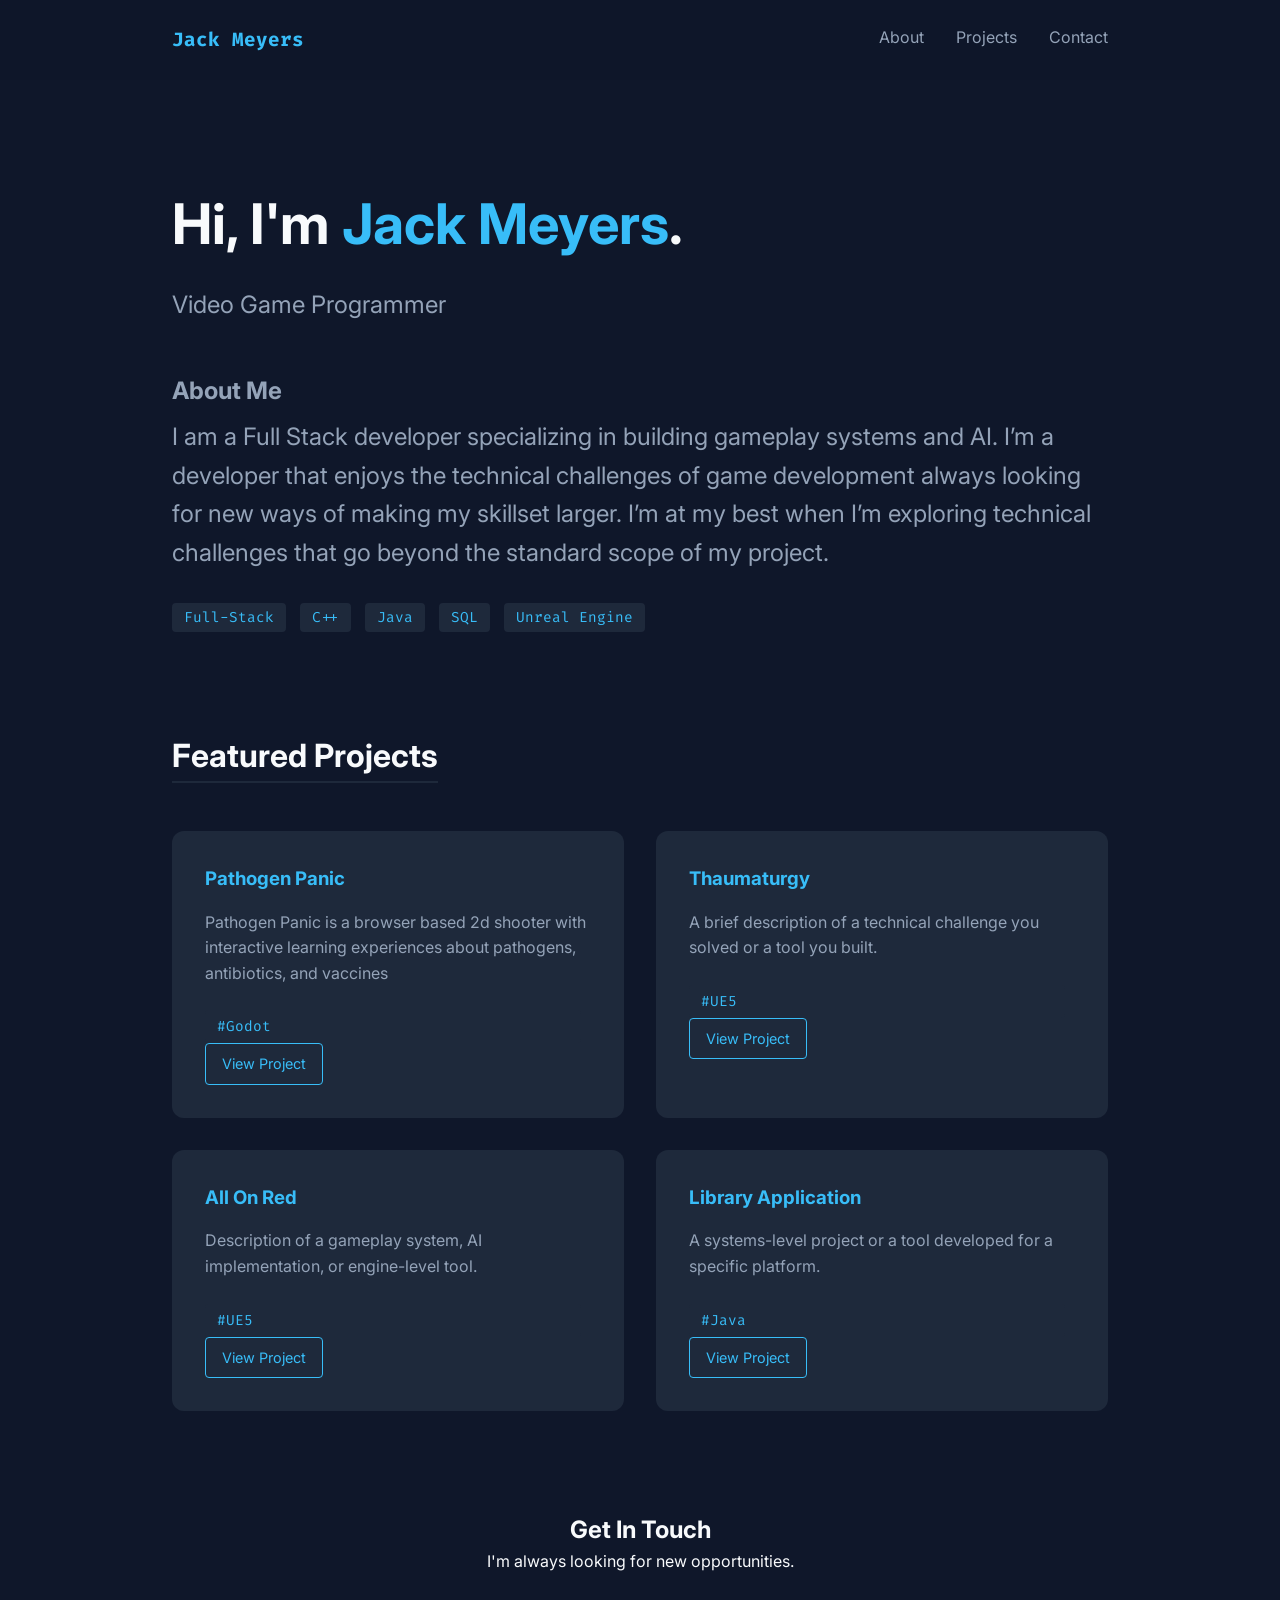
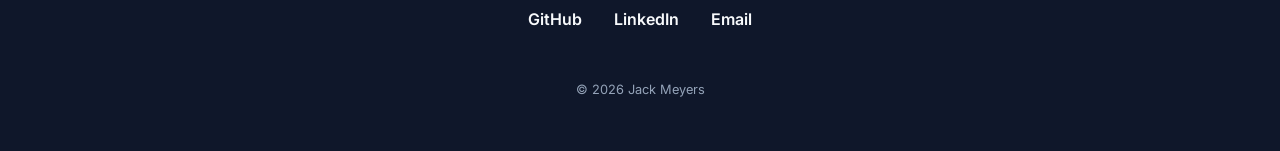
<file: index.html>
<!DOCTYPE html>
<html lang="en">

<head>
    <meta charset="UTF-8">
    <meta name="viewport" content="width=device-width, initial-scale=1.0">
    <title>Portfolio | Jack Meyers</title>
    <link rel="stylesheet" href="style.css">
    <link href="https://fonts.googleapis.com/css2?family=Inter:wght@300;400;600&family=Fira+Code:wght@400&display=swap"
        rel="stylesheet">
</head>

<body>

    <nav>
        <div class="container">

            <div class="logo">Jack Meyers</div>
            <ul class="nav-links">
                <li><a href="#about">About</a></li>
                <li><a href="#projects">Projects</a></li>
                <li><a href="#contact">Contact</a></li>
            </ul>
        </div>
    </nav>

    <header class="hero">
        <div class="container">
            <h1 id="about">Hi, I'm <span class="highlight">Jack Meyers</span>.</h1>
            <p class="subtitle"> Video Game Programmer</p>
            <h2  class="aboutMe">About Me</h2>
            <p class="subtitle"> I am a Full Stack developer specializing in building gameplay
systems and AI. I’m a developer that enjoys the technical challenges of game development always
looking for new ways of making my skillset larger. I’m at my
best when I’m exploring technical challenges that go beyond
the standard scope of my project.</p>
            <div class="hero-tags">
                <span>Full-Stack</span>
                <span>C++</span>
                <span>Java</span>
                <span>SQL</span>
                <span>Unreal Engine</span>


            </div>
        </div>
    </header>

    <section id="projects" class="container">
        <h2 class="section-title">Featured Projects</h2>
        <div class="project-grid">
            <div class="project-card">
                <div class="project-info">
                    <h3>Pathogen Panic</h3>
                    <p>Pathogen Panic is a browser based 2d shooter with interactive learning experiences about pathogens, antibiotics, and vaccines<p>
                    <div class="tags">#Godot</div>
                    <a href="Project-Pathogen-Survivors.html" class="btn-small">View Project</a>
                </div>
            </div>
            <div class="project-card">
                <div class="project-info">
                    <h3>Thaumaturgy</h3>
                    <p>A brief description of a technical challenge you solved or a tool you built.</p>
                    <div class="tags">#UE5</div>
                    <a href="underConstruction.html" class="btn-small">View Project</a>
                </div>
            </div>
            <div class="project-card">
                <div class="project-info">
                    <h3>All On Red</h3>
                    <p>Description of a gameplay system, AI implementation, or engine-level tool.</p>
                    <div class="tags">#UE5</div>
                    <a href="underConstruction.html" class="btn-small">View Project</a>
                </div>
            </div>
            <div class="project-card">
                <div class="project-info">
                    <h3>Library Application</h3>
                    <p>A systems-level project or a tool developed for a specific platform.</p>
                    <div class="tags">#Java</div>
                    <a href="underConstruction.html" class="btn-small">View Project</a>
                </div>
            </div>
        </div>
    </section>

    <footer id="contact">
        <div class="container">
            <h2>Get In Touch</h2>
            <p>I'm always looking for new opportunities.</p>
            <div class="social-links">
                <a href="https://github.com/JackMeyers04">GitHub</a>
                <a href="https://www.linkedin.com/in/jack-meyers04/">LinkedIn</a>
                <a href="mailto:jmeyers6706@gmail.com">Email</a>
            </div>
            <p class="copyright">&copy; 2026 Jack Meyers</p>
        </div>
    </footer>

</body>

</html>
</file>
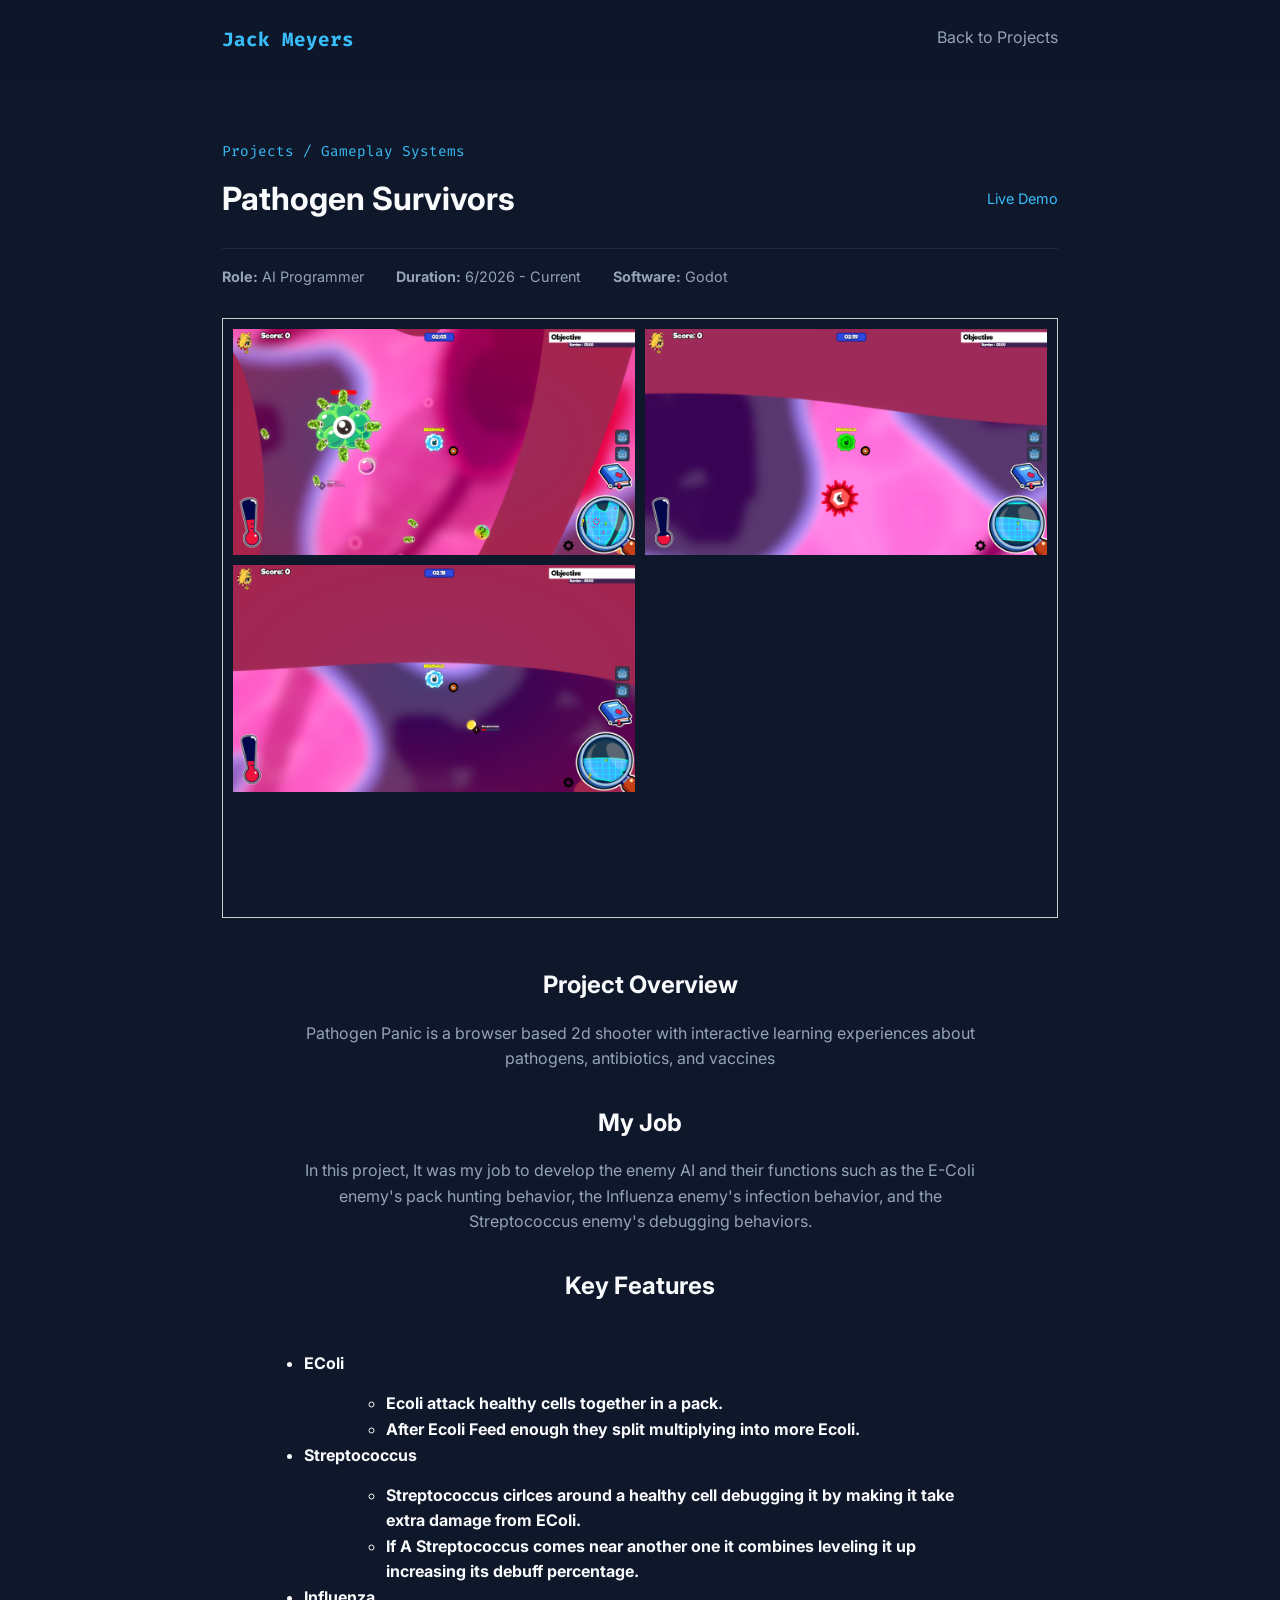
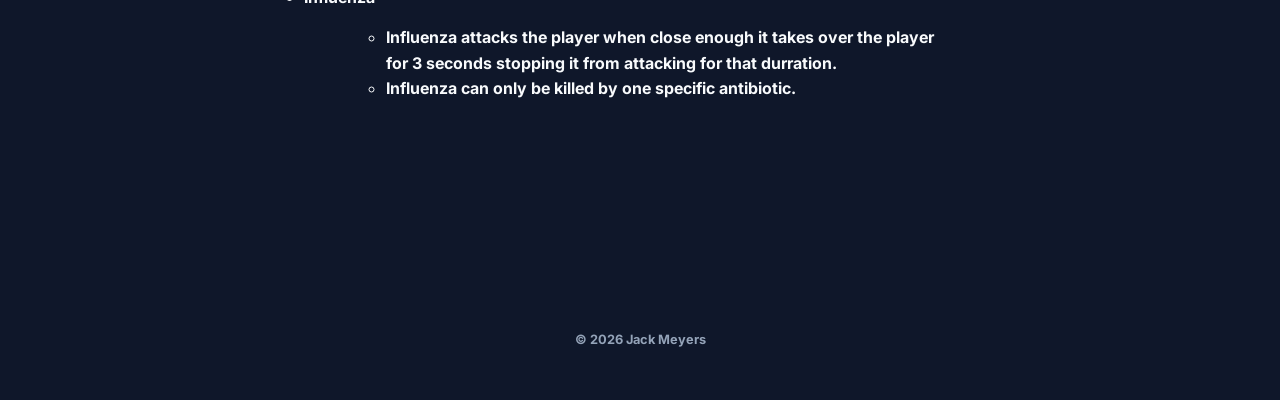
<file: Project-Pathogen-Survivors.html>
<!DOCTYPE html>
<html lang="en">

<head>
    <meta charset="UTF-8">
    <meta name="viewport" content="width=device-width, initial-scale=1.0">
    <title>Project Detail | Pathogen Survivors</title>
    <link rel="stylesheet" href="style.css">
    <link href="https://fonts.googleapis.com/css2?family=Inter:wght@300;400;600&family=Fira+Code:wght@400&display=swap"
        rel="stylesheet">
</head>

<body class="project-page">

    <nav>
        <div class="container">
            <div class="logo"><a href="index.html" style="text-decoration: none; color: inherit;">Jack Meyers</a></div>
            <ul class="nav-links">
                <li><a href="index.html#projects">Back to Projects</a></li>
            </ul>
        </div>
    </nav>

    <main class="container">
        <header class="project-header">
            <div class="breadcrumb">Projects / Gameplay Systems</div>
            <div class="project-title-row">
                <h1>Pathogen Survivors</h1>
                <div class="project-links">
                    <a href="/GodotGame/index.html" class="sidebar-link">Live Demo</a>
                </div>
            </div>
            <div class="project-meta">
                <span><strong>Role:</strong> AI Programmer</span>
                <span><strong>Duration:</strong> 6/2026 - Current</span>
                <span><strong>Software:</strong> Godot</span>
            </div>
        </header>

        <section class="project-hero-image">
            <div class="image-container">
                <div class="photo-container">
                    <img src="/Assets/PathogenSurvivorsSS/e_coli.png" alt="Failed To Load">
                    <img src="/Assets/PathogenSurvivorsSS/e_flu.png" alt="Failed To Load">
                    <img src="/Assets/PathogenSurvivorsSS/e_strep.png" alt="Failed To Load">
                </div>
            </div>
        </section>

        <div class="project-content">
            <article class="project-description">
                <h2>Project Overview</h2>
                    <p>Pathogen Panic is a browser based 2d shooter with interactive learning experiences about pathogens, antibiotics, and vaccines<p>


                <h2>My Job</h2>
                <p>In this project, It was my job to develop the enemy AI and their functions such as the E-Coli enemy's pack hunting behavior, the Influenza enemy's infection behavior, and the Streptococcus enemy's debugging behaviors.</p>

                <!--
                             <div class="code-block">
                    <div class="code-header">Implementation Detail.cpp</div>
                    <pre><code>// Example of a technical solution
void ProjectSystem::Initialize() {
    if (!IsConfigured) {
        SetupStateTree();
        Log("System online.");
    }
    
}</code></pre>
                </div>
                -->

                <h2>Key Features</h2>
                <div class = "key-features">
                <ul>
                    <li><strong>EColi</strong>
                    <ul>
                        <li><strong>Ecoli attack healthy cells together in a pack.</strong></li>
                        <li><strong>After Ecoli Feed enough they split multiplying into more Ecoli.</strong></li>
                    </ul>
                    </li>
                    <li><strong>Streptococcus</strong>
                    <ul>
                        <li><strong>Streptococcus cirlces around a healthy cell debugging it by making it take extra damage from EColi.</strong></li>
                        <li><strong>If A Streptococcus comes near another one it combines leveling it up increasing its debuff percentage.</strong></li>
                    </ul>
                    </li>
                    <li><strong>Influenza</strong>
                    <ul>
                        <li><strong>Influenza attacks the player when close enough it takes over the player for 3 seconds stopping it from attacking for that durration.<strong></li>
                        <li><strong>Influenza can only be killed by one specific antibiotic.</strong></li>
                    </ul>
                    </li>
                </div>
            </article>
        </div>
    </main>

    <footer>
        <div class="container">
            <p class="copyright">&copy; 2026 Jack Meyers</p>
        </div>
    </footer>

    <script src="lightbox.js"></script>
</body>

</html>
</file>
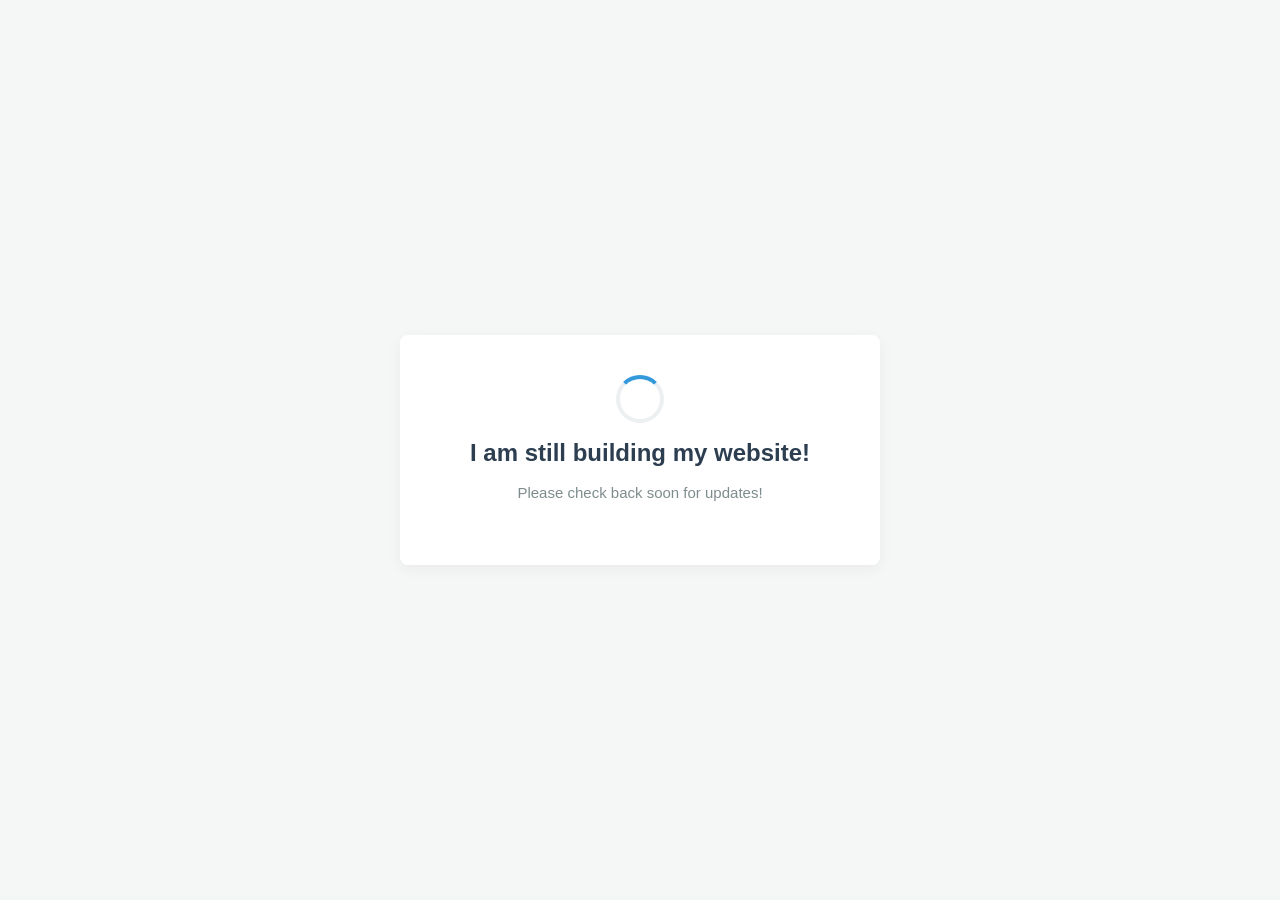
<file: underConstruction.html>
<!DOCTYPE html>
<html lang="en">
<head>
    <meta charset="UTF-8">
    <meta name="viewport" content="width=device-width, initial-scale=1.0">
    <title>Site Under Construction</title>
    <style>
        body {
            margin: 0;
            padding: 0;
            display: flex;
            justify-content: center;
            align-items: center;
            min-height: 100vh;
            background: #f4f7f6;
            font-family: Arial, sans-serif;
            color: #333;
        }
        .container {
            text-align: center;
            background: #ffffff;
            padding: 40px;
            border-radius: 8px;
            box-shadow: 0 4px 15px rgba(0, 0, 0, 0.05);
            max-width: 400px;
            width: 100%;
        }
        h1 {
            font-size: 24px;
            margin-bottom: 10px;
            color: #2c3e50;
        }
        p {
            font-size: 15px;
            color: #7f8c8d;
            margin-bottom: 20px;
            line-height: 1.5;
        }
        .spinner {
            width: 40px;
            height: 40px;
            border: 4px solid #ecf0f1;
            border-top: 4px solid #3498db;
            border-radius: 50%;
            animation: spin 1s linear infinite;
            margin: 0 auto;
        }
        @keyframes spin {
            0% { transform: rotate(0deg); }
            100% { transform: rotate(360deg); }
        }
    </style>
</head>
<body>
    <div class="container">
        <div class="spinner"></div>
        <h1>I am still building my website!</h1>
        <p> Please check back soon for updates!</p>
    </div>
</body>
</html>
</file>
<file: style.css>
:root {
    --bg-color: #0f172a;
    --card-bg: #1e293b;
    --text-primary: #f8fafc;
    --text-secondary: #94a3b8;
    --accent: #38bdf8;
    --accent-hover: #7dd3fc;
}

* {
    margin: 0;
    padding: 0;
    box-sizing: border-box;
}

html {
    scroll-behavior: smooth;
    scroll-padding-top: 80px;
}

body {
    background-color: var(--bg-color);
    color: var(--text-primary);
    font-family: 'Inter', sans-serif;
    line-height: 1.6;
}

.container {
    max-width: 1000px;
    margin: 0 auto;
    padding: 0 2rem;
}

/* Navigation */
nav {
    height: 80px;
    display: flex;
    align-items: center;
    background: rgba(15, 23, 42, 0.9);
    backdrop-filter: blur(10px);
    position: sticky;
    top: 0;
    z-index: 100;
}

nav .container {
    display: flex;
    justify-content: space-between;
    width: 100%;
}

.logo {
    font-family: 'Fira Code', monospace;
    font-weight: bold;
    color: var(--accent);
    font-size: 1.2rem;
}

.nav-links {
    list-style: none;
    display: flex;
    gap: 2rem;
}

.nav-links a {
    text-decoration: none;
    color: var(--text-secondary);
    transition: color 0.3s;
}

.nav-links a:hover {
    color: var(--accent);
}

/* Hero Section */
.hero {
    padding: 100px 0;
}

.hero h1 {
    font-size: 3.5rem;
    margin-bottom: 1rem;
}

.highlight {
    color: var(--accent);
}

.subtitle {
    font-size: 1.5rem;
    color: var(--text-secondary);
    margin-bottom: 2rem;
}

.aboutMe {
    font-size: 1.5rem;
    color: var(--text-secondary);

    margin-top: 3rem;
    margin-bottom: .5rem;
}

.hero-tags span {
    font-family: 'Fira Code', monospace;
    background: var(--card-bg);
    padding: 5px 12px;
    border-radius: 4px;
    margin-right: 10px;
    font-size: 0.9rem;
    color: var(--accent);
}


/* Projects Grid */
.section-title {
    margin-bottom: 3rem;
    font-size: 2rem;
    border-bottom: 2px solid var(--card-bg);
    display: inline-block;
}

.project-grid {
    display: grid;
    grid-template-columns: repeat(auto-fit, minmax(300px, 1fr));
    gap: 2rem;
}

.project-card {
    background: var(--card-bg);
    border-radius: 12px;
    padding: 2rem;
    transition: transform 0.3s, box-shadow 0.3s;
    border: 1px solid transparent;
}

.project-card:hover {
    transform: translateY(-5px);
    border-color: var(--accent);
}

.project-card h3 {
    margin-bottom: 1rem;
    color: var(--accent);
}

.project-card p {
    color: var(--text-secondary);
    margin-bottom: 1.5rem;
}

.tags {
    font-family: 'Fira Code', monospace;
    background: var(--card-bg);
    padding: 5px 12px;
    border-radius: 4px;
    margin-right: 10px;
    font-size: 0.9rem;
    color: var(--accent);
}


.btn-small {
    display: inline-block;
    padding: 8px 16px;
    border: 1px solid var(--accent);
    color: var(--accent);
    text-decoration: none;
    border-radius: 4px;
    font-size: 0.9rem;
    transition: 0.3s;
}

.btn-small:hover {
    background: var(--accent);
    color: var(--bg-color);
}

/* Footer */
footer {
    padding: 100px 0 50px;
    text-align: center;
}

.social-links {
    margin: 2rem 0;
    display: flex;
    justify-content: center;
    gap: 2rem;
}

.social-links a {
    color: var(--text-primary);
    text-decoration: none;
    font-weight: 600;
}

.copyright {
    color: var(--text-secondary);
    font-size: 0.8rem;
    margin-top: 3rem;
}

/* Mobile Responsiveness */
@media (max-width: 768px) {
    .hero h1 {
        font-size: 2.5rem;
    }

    .nav-links {
        display: none;
    }

    /* Could be replaced with a hamburger menu */
}


/*----------------------------------Project Detail--------------------------------------------------*/
.project-page .container {
    max-width: 900px;
}

.project-header {
    padding: 60px 0 30px;
}

.project-title-row {
    display: flex;
    align-items: center;
    justify-content: space-between;
    gap: 2rem;
}

.project-title-row h1 {
    margin: 0;
}

.project-links {
    display: flex;
    flex-wrap: wrap;
    justify-content: flex-end;
    gap: 1rem;
}

.project-links:empty {
    display: none;
}

.breadcrumb {
    color: var(--accent);
    font-family: 'Fira Code', monospace;
    font-size: 0.9rem;
    margin-bottom: 10px;
}

.project-meta {
    display: flex;
    gap: 2rem;
    margin-top: 1.5rem;
    color: var(--text-secondary);
    font-size: 0.9rem;
    border-top: 1px solid var(--card-bg);
    padding-top: 1rem;
}

.project-hero-image {
    width: 100%;
    margin-bottom: 3rem;
}

.image-placeholder {
    width: 100%;
    aspect-ratio: 16 / 9;
    background: var(--card-bg);
    border-radius: 12px;
    display: flex;
    align-items: center;
    justify-content: center;
    color: var(--text-secondary);
    border: 1px dashed var(--text-secondary);
}

.project-content {
    margin-bottom: 5rem;
}

.sidebar-link {
    display: inline-block;
    color: var(--accent);
    text-decoration: none;
    font-size: 0.9rem;
}

.sidebar-link:hover {
    text-decoration: underline;
}


.project-description h2 {
    margin: 2rem 0 1rem;
    font-size: 1.5rem;
    text-align: center;
}

.project-description p {
    max-width: 700px;
    margin: 0 auto 1.5rem;
    text-align: center;
    color: var(--text-secondary);
}

.project-description ul {
    padding-left: 2rem;
    
    margin-left: 50px;
    margin-right: 50px;
}

.project-description ul ul {
    margin-top: 0.9rem;
}

.key-features{
    padding-top: 30px;
}

/* Technical Detail Styles */
.code-block {
    background: #000;
    border-radius: 8px;
    margin: 2rem 0;
    overflow: hidden;
    border: 1px solid var(--card-bg);
}

.code-header {
    background: var(--card-bg);
    padding: 8px 15px;
    font-family: 'Fira Code', monospace;
    font-size: 0.8rem;
    color: var(--text-secondary);
}

pre {
    padding: 20px;
    overflow-x: auto;
}

code {
    font-family: 'Fira Code', monospace;
    font-size: 0.9rem;
    color: #e2e8f0;
}

/* Mobile adjustments */
@media (max-width: 768px) {
    .project-title-row {
        align-items: flex-start;
        flex-direction: column;
        gap: 1rem;
    }

    .project-links {
        justify-content: flex-start;
    }
}

/*------------------------image container--------------------------------------*/
.image-container {
    height: 600px;
    /* Limits the viewable area */
    overflow-y: scroll;
    /* Enables vertical scrolling */
    border: 1px solid #ccc;
}

.photo-container {
    display: grid;
    grid-template-columns: repeat(2, 1fr);
    /* 3 columns */
    gap: 10px;
    padding: 10px;
}

.photo-container img {
    width: 100%;
    height: auto;
    object-fit: cover;
    cursor: zoom-in;
    transition: transform 0.2s ease;
}

.photo-container img:hover {
    transform: scale(1.02);
}

.lightbox {
    position: fixed;
    inset: 0;
    z-index: 200;
    display: flex;
    align-items: center;
    justify-content: center;
    padding: 2rem;
    background: rgba(15, 23, 42, 0.92);
    cursor: zoom-out;
}

.lightbox[hidden] {
    display: none;
}

.lightbox img {
    max-width: 100%;
    max-height: 100%;
    object-fit: contain;
    box-shadow: 0 20px 60px rgba(0, 0, 0, 0.5);
}
</file>
